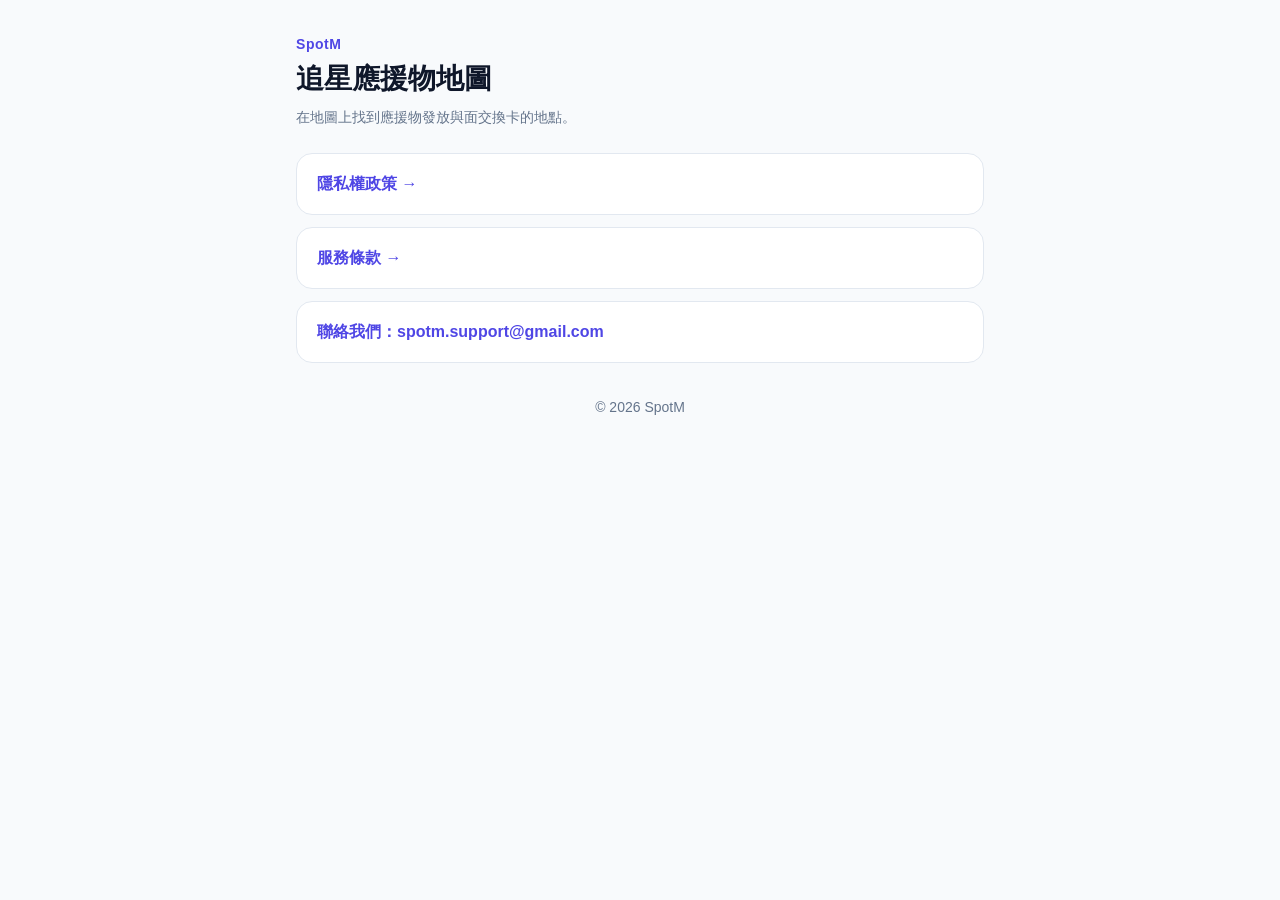
<file: index.html>
<!doctype html>
<html lang="zh-Hant-TW">
<head>
  <meta charset="utf-8">
  <meta name="viewport" content="width=device-width, initial-scale=1">
  <title>SpotM</title>
  <meta name="description" content="SpotM 追星應援物地圖：隱私權政策與服務條款">
  <link rel="stylesheet" href="style.css">
</head>
<body>
  <main>
    <header>
      <div class="brand">SpotM</div>
      <h1>追星應援物地圖</h1>
      <p class="meta">在地圖上找到應援物發放與面交換卡的地點。</p>
    </header>
    <nav class="links">
      <a href="privacy.html">隱私權政策 →</a>
      <a href="terms.html">服務條款 →</a>
      <a href="mailto:spotm.support@gmail.com">聯絡我們：spotm.support@gmail.com</a>
    </nav>
    <footer>© 2026 SpotM</footer>
  </main>
</body>
</html>
</file>
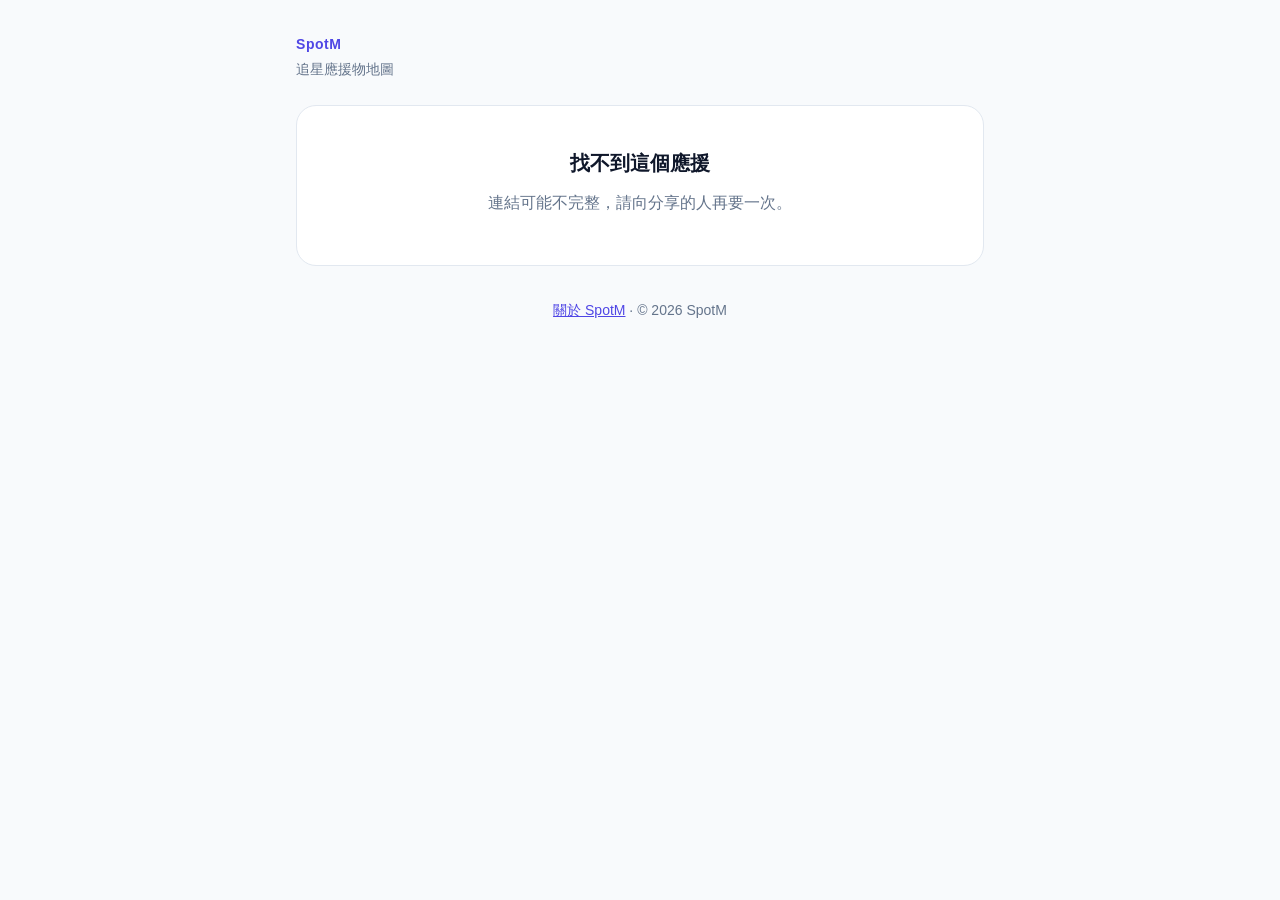
<file: p/index.html>
<!doctype html>
<html lang="zh-Hant-TW">
<head>
  <meta charset="utf-8">
  <meta name="viewport" content="width=device-width, initial-scale=1">
  <title>SpotM 應援地圖</title>
  <meta name="description" content="點開看應援物、時間地點與剩餘數量">
  <meta name="robots" content="noindex">

  <!-- 連結預覽（Threads / X / LINE / FB）：爬蟲不會執行 JS，所以每個 pin 都是同一張卡片 -->
  <meta property="og:type" content="website">
  <meta property="og:site_name" content="SpotM">
  <meta property="og:title" content="SpotM 應援地圖">
  <meta property="og:description" content="點開看應援物、時間地點與剩餘數量">
  <meta property="og:image" content="https://meishueibao.github.io/spotm-legal/og.png">
  <meta property="og:image:width" content="1200">
  <meta property="og:image:height" content="630">
  <meta name="twitter:card" content="summary_large_image">
  <meta name="twitter:title" content="SpotM 應援地圖">
  <meta name="twitter:description" content="點開看應援物、時間地點與剩餘數量">
  <meta name="twitter:image" content="https://meishueibao.github.io/spotm-legal/og.png">

  <link rel="stylesheet" href="../style.css">
  <style>
    .card {
      background: var(--card);
      border: 1px solid var(--line);
      border-radius: 20px;
      padding: 20px;
    }
    .top { display: flex; align-items: center; gap: 8px; flex-wrap: wrap; margin-bottom: 8px; }
    .badge {
      display: inline-block; font-size: 13px; font-weight: 700;
      padding: 2px 10px; border-radius: 999px; background: var(--note-bg); color: var(--accent);
    }
    .badge.gray { background: var(--line); color: var(--muted); }
    .updated { font-size: 13px; color: var(--muted); }
    .group { font-size: 26px; font-weight: 800; line-height: 1.3; margin: 0 0 4px; word-break: break-word; }
    .publisher { color: var(--muted); font-size: 15px; margin: 0 0 16px; }
    .chips { display: flex; flex-wrap: wrap; gap: 8px; margin-bottom: 16px; }
    .chip {
      border: 1px solid var(--line); border-radius: 999px; padding: 4px 12px;
      font-size: 15px; font-weight: 600;
    }
    .chip .qty { margin-left: 6px; font-weight: 800; }
    .grid { display: grid; grid-template-columns: 1fr 1fr; gap: 10px; margin-bottom: 16px; }
    .cell { background: var(--bg); border-radius: 14px; padding: 12px; min-width: 0; }
    .cell .label { font-size: 13px; color: var(--muted); }
    .cell .value { font-size: 20px; font-weight: 800; line-height: 1.3; word-break: break-word; }
    .cell .sub { font-size: 13px; color: var(--muted); }
    .row { margin: 0 0 12px; }
    .row .label { font-size: 13px; color: var(--muted); }
    .row .value { font-size: 16px; white-space: pre-wrap; word-break: break-word; }
    .notice {
      background: #fef2f2; color: #b91c1c; border-radius: 12px;
      padding: 10px 12px; font-size: 14px; margin-bottom: 16px;
    }
    .btns { display: flex; flex-direction: column; gap: 10px; margin-top: 8px; }
    .btn {
      display: block; text-align: center; text-decoration: none; font-weight: 700;
      font-size: 16px; padding: 14px; border-radius: 14px;
    }
    .btn.primary { background: #3b82f6; color: #fff; }
    .btn.secondary { background: var(--card); color: var(--accent); border: 1px solid var(--line); }
    .hint { font-size: 13px; color: var(--muted); text-align: center; margin: 4px 0 0; }
    .state { text-align: center; padding: 40px 20px; }
    .state h2 { font-size: 20px; margin-bottom: 8px; }
    .state p { color: var(--muted); }
  </style>
</head>
<body>
  <main>
    <header>
      <div class="brand">SpotM</div>
      <p class="meta">追星應援物地圖</p>
    </header>

    <div id="app" class="card state"><p>讀取中…</p></div>
    <noscript><div class="card state"><p>請開啟 JavaScript 才能查看應援資訊。</p></div></noscript>

    <footer><a href="../">關於 SpotM</a> · © 2026 SpotM</footer>
  </main>

  <script>
    // Supabase 公開金鑰（跟 App 裡的同一把，本來就是公開的；權限由 RLS 控制：
    // 訪客只讀得到還沒結束、沒過期、沒被隱藏的 pin）
    const SUPABASE_URL = 'https://ndzhixqyzdbvgkfvigjy.supabase.co';
    const SUPABASE_ANON_KEY = 'eyJhbGciOiJIUzI1NiIsInR5cCI6IkpXVCJ9.eyJpc3MiOiJzdXBhYmFzZSIsInJlZiI6Im5kemhpeHF5emRidmdrZnZpZ2p5Iiwicm9sZSI6ImFub24iLCJpYXQiOjE3OTE4ODk5MzMsImV4cCI6MjEwNzQ2NTkzM30.YS7rr27dOaxiiTtcbjL32Wu8M-oGOk9WZr2iHJVJx6I';
    const HEADERS = { apikey: SUPABASE_ANON_KEY, Authorization: 'Bearer ' + SUPABASE_ANON_KEY };
    const TYPE_LABEL = { giveaway: '現場應援', trade: '面交換卡' };
    const UUID_RE = /^[0-9a-f]{8}-[0-9a-f]{4}-[0-9a-f]{4}-[0-9a-f]{4}-[0-9a-f]{12}$/i;
    const app = document.getElementById('app');

    // ---------- 小工具（規則跟 App 的 utils/pinTime、pinDisplay 一樣） ----------

    // 台灣時間（UTC+8）的日期：回傳 YYYYMMDD 數字方便比大小
    const TAIPEI_OFFSET_MS = 8 * 3600 * 1000;
    const taipeiDayNum = (time) => {
      const t = new Date(time + TAIPEI_OFFSET_MS);
      return t.getUTCFullYear() * 10000 + (t.getUTCMonth() + 1) * 100 + t.getUTCDate();
    };
    const pinDayNum = (estimatedTime) => {
      const m = (estimatedTime || '').match(/(\d{4})[/-](\d{1,2})[/-](\d{1,2})/);
      return m ? Number(m[1]) * 10000 + Number(m[2]) * 100 + Number(m[3]) : null;
    };
    const toQty = (q) => Math.max(0, parseInt(q || '0', 10) || 0);
    const qtyColor = (n) => (n === 0 ? '#94A3B8' : n >= 30 ? '#10B981' : n >= 11 ? '#F59E0B' : '#EF4444');

    function splitTime(value) {
      if (!value) return { date: null, range: '未填寫' };
      const m = value.trim().match(/^(\d{4})[/-](\d{1,2})[/-](\d{1,2})\s*(.*)$/);
      if (!m) return { date: null, range: value };
      return { date: Number(m[2]) + '/' + Number(m[3]), range: m[4] || '整天' };
    }

    function relativeTime(updatedAt) {
      const t = new Date(updatedAt).getTime();
      if (isNaN(t)) return '';
      const mins = Math.max(0, Math.floor((Date.now() - t) / 60000));
      if (mins < 1) return '剛剛更新';
      if (mins < 60) return mins + ' 分鐘前更新';
      const hours = Math.floor(mins / 60);
      return hours < 24 ? hours + ' 小時前更新' : Math.floor(hours / 24) + ' 天前更新';
    }

    // 建立元素（一律用 textContent，使用者輸入的文字不會被當成 HTML）
    function el(tag, className, text) {
      const node = document.createElement(tag);
      if (className) node.className = className;
      if (text !== undefined) node.textContent = text;
      return node;
    }

    function showState(title, message) {
      app.className = 'card state';
      app.replaceChildren(el('h2', '', title), el('p', '', message));
    }

    async function api(path, options) {
      const res = await fetch(SUPABASE_URL + '/rest/v1/' + path, {
        ...options,
        headers: { ...HEADERS, 'Content-Type': 'application/json', ...(options && options.headers) },
      });
      if (!res.ok) throw new Error('HTTP ' + res.status);
      return res.json();
    }

    // ---------- 主程式 ----------

    async function main() {
      const id = new URLSearchParams(location.search).get('id') || '';
      if (!UUID_RE.test(id)) {
        showState('找不到這個應援', '連結可能不完整，請向分享的人再要一次。');
        return;
      }

      let pin;
      try {
        const rows = await api('pins?select=*&id=eq.' + id);
        pin = rows[0];
      } catch (e) {
        showState('讀取失敗', '請檢查網路後重新整理頁面。');
        return;
      }

      // RLS 讀不到 = 已結束 / 過期 / 被隱藏；沒有日期的 pin 跟 App 一樣，只顯示當天有更新的
      const today = taipeiDayNum(Date.now());
      const day = pin ? pinDayNum(pin.estimated_time) : null;
      const ended =
        !pin ||
        (day !== null && day < today) ||
        (day === null && taipeiDayNum(new Date(pin.updated_at).getTime()) < today);
      if (ended) {
        showState('這個應援已經結束了', '可能已發完、過期或被發布者下架。');
        return;
      }

      // 發布者暱稱（讀不到就用「追星人」）
      let publisher = '追星人';
      try {
        if (pin.user_id) {
          const names = await api('rpc/get_display_names', {
            method: 'POST',
            body: JSON.stringify({ user_ids: [pin.user_id] }),
          });
          if (names[0] && names[0].display_name) publisher = names[0].display_name;
        }
      } catch (e) { /* 暱稱失敗不影響顯示 */ }

      render(pin, publisher, day !== null && day > today);
    }

    function render(pin, publisher, isUpcoming) {
      const isGiveaway = pin.type === 'giveaway';
      const cats = pin.item_category || [];
      const qtys = pin.item_quantities || {};
      const qtyValues = Object.values(qtys);
      const total = !isGiveaway
        ? null
        : qtyValues.length > 0
          ? qtyValues.reduce((sum, q) => sum + toQty(q), 0)
          : (pin.quantity != null ? toQty(String(pin.quantity)) : null);

      document.title = (pin.group_label ? pin.group_label + ' ' : '') + TYPE_LABEL[pin.type] + '｜SpotM';
      app.className = 'card';
      app.replaceChildren();

      // 類型、預告、更新時間
      const top = el('div', 'top');
      top.append(el('span', 'badge', TYPE_LABEL[pin.type] || '應援'));
      if (isUpcoming) top.append(el('span', 'badge gray', '預告'));
      top.append(el('span', 'updated', relativeTime(pin.updated_at)));
      app.append(top);

      app.append(el('h1', 'group', pin.group_label || TYPE_LABEL[pin.type]));
      app.append(el('p', 'publisher', '發布者：' + publisher));

      if (pin.is_relocated) {
        app.append(el('div', 'notice', '⚠️ 地點已變更：' + (pin.relocation_notice || '請依最新位置前往')));
      }

      // 應援物 chips（發放類附數量）
      if (cats.length > 0) {
        const chips = el('div', 'chips');
        cats.forEach((cat) => {
          const chip = el('span', 'chip', cat);
          if (isGiveaway && qtys[cat] !== undefined) {
            const n = toQty(qtys[cat]);
            const q = el('span', 'qty', String(n));
            q.style.color = qtyColor(n);
            chip.append(q);
          }
          chips.append(chip);
        });
        app.append(chips);
      }

      // 剩餘 / 預計時間
      const grid = el('div', 'grid');
      const time = splitTime(pin.estimated_time);
      if (total !== null) {
        const cell = el('div', 'cell');
        cell.append(el('div', 'label', '剩餘'));
        const v = el('div', 'value', total > 0 ? total + ' 份' : '已發完');
        v.style.color = qtyColor(total);
        cell.append(v);
        grid.append(cell);
      }
      const timeCell = el('div', 'cell');
      timeCell.append(el('div', 'label', '預計時間' + (time.date ? '・' + time.date : '')));
      timeCell.append(el('div', 'value', time.range));
      if (total === null) timeCell.style.gridColumn = '1 / -1';
      grid.append(timeCell);
      app.append(grid);

      // 地點、領取條件
      if (pin.title) {
        const row = el('div', 'row');
        row.append(el('div', 'label', '📍 地點 / 穿著特徵'), el('div', 'value', pin.title));
        app.append(row);
      }
      const cond = el('div', 'row');
      cond.append(el('div', 'label', '🎫 領取條件'), el('div', 'value', pin.description || '無特殊說明'));
      app.append(cond);

      // 按鈕
      const btns = el('div', 'btns');
      const nav = el('a', 'btn primary', '🧭 Google 地圖導航');
      nav.href = 'https://www.google.com/maps/dir/?api=1&travelmode=walking&destination=' +
        pin.latitude + ',' + pin.longitude;
      nav.target = '_blank';
      nav.rel = 'noopener';
      const open = el('a', 'btn secondary', '用 SpotM App 開啟');
      open.href = 'spotm:///?focusId=' + encodeURIComponent(pin.id);
      btns.append(nav, open);
      app.append(btns);
      app.append(el('p', 'hint', '數量為即時資料，重新整理可看到最新數字'));
    }

    main();
  </script>
</body>
</html>
</file>
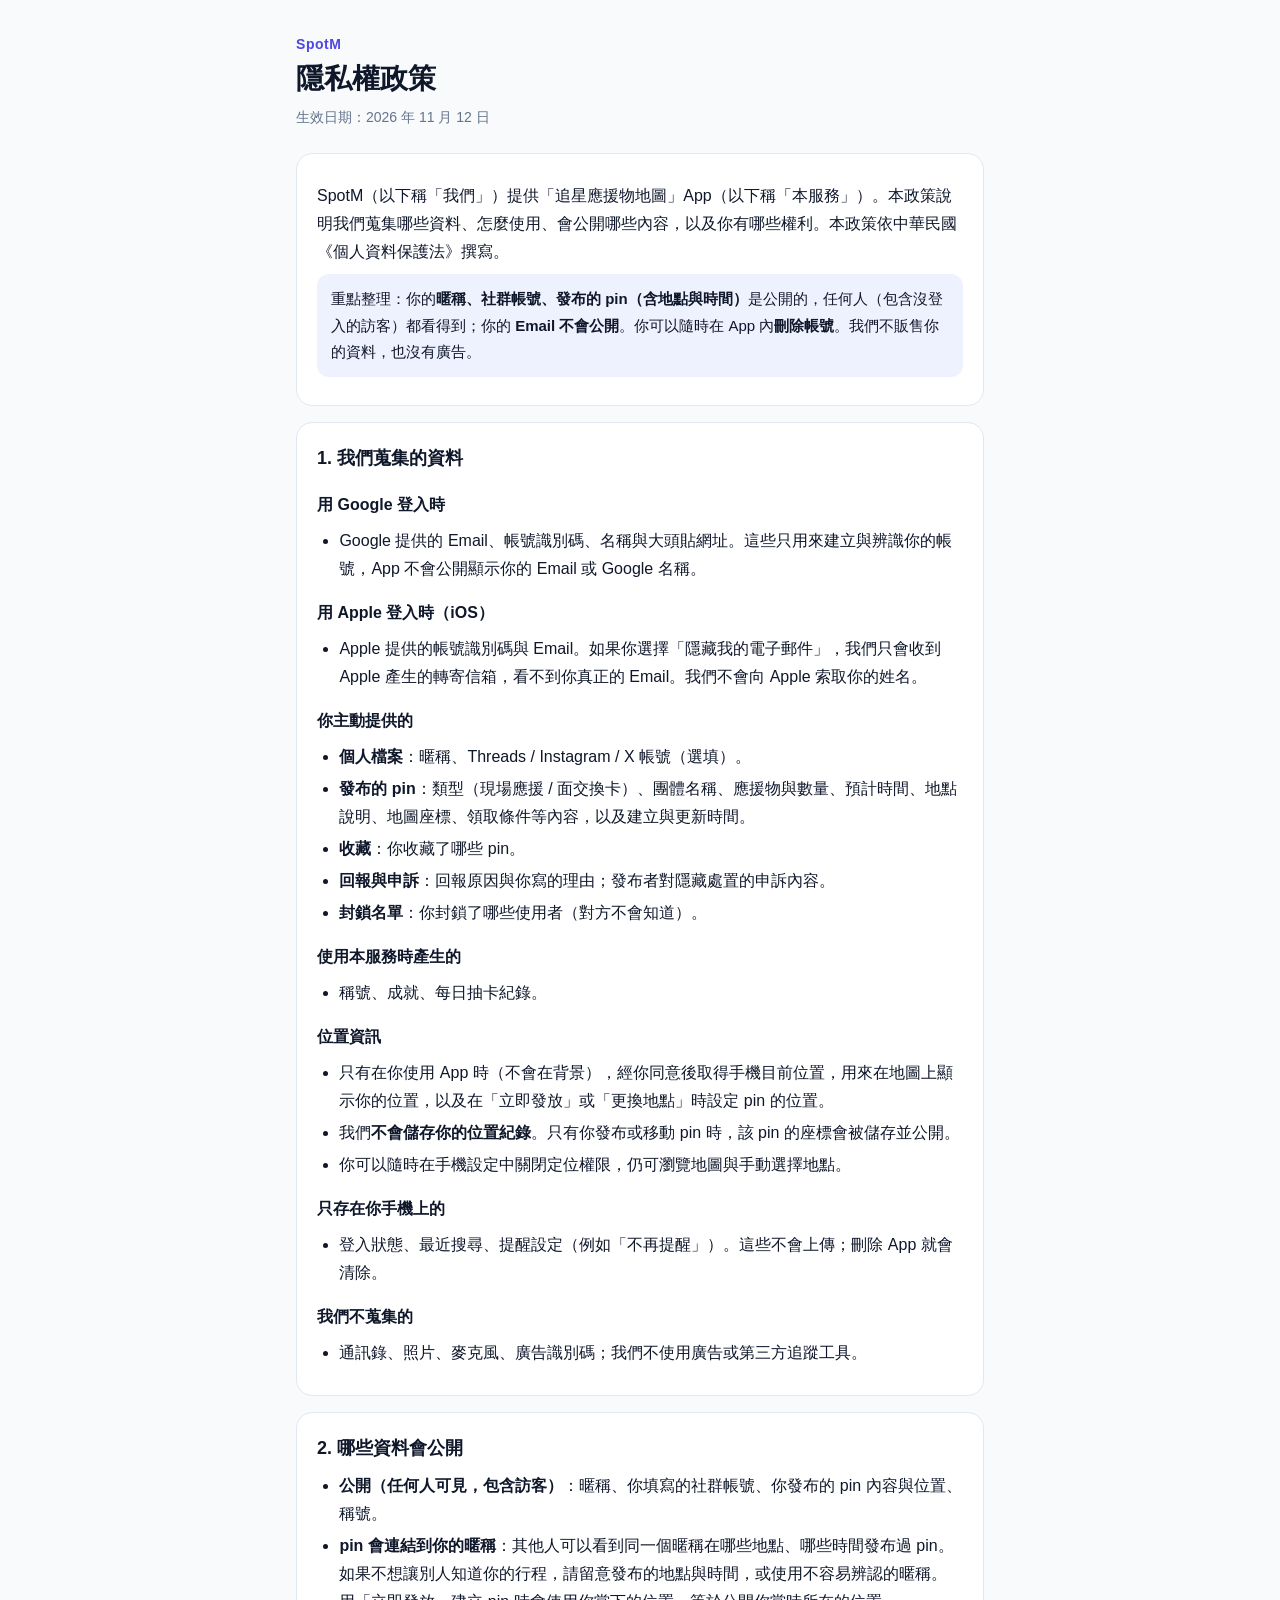
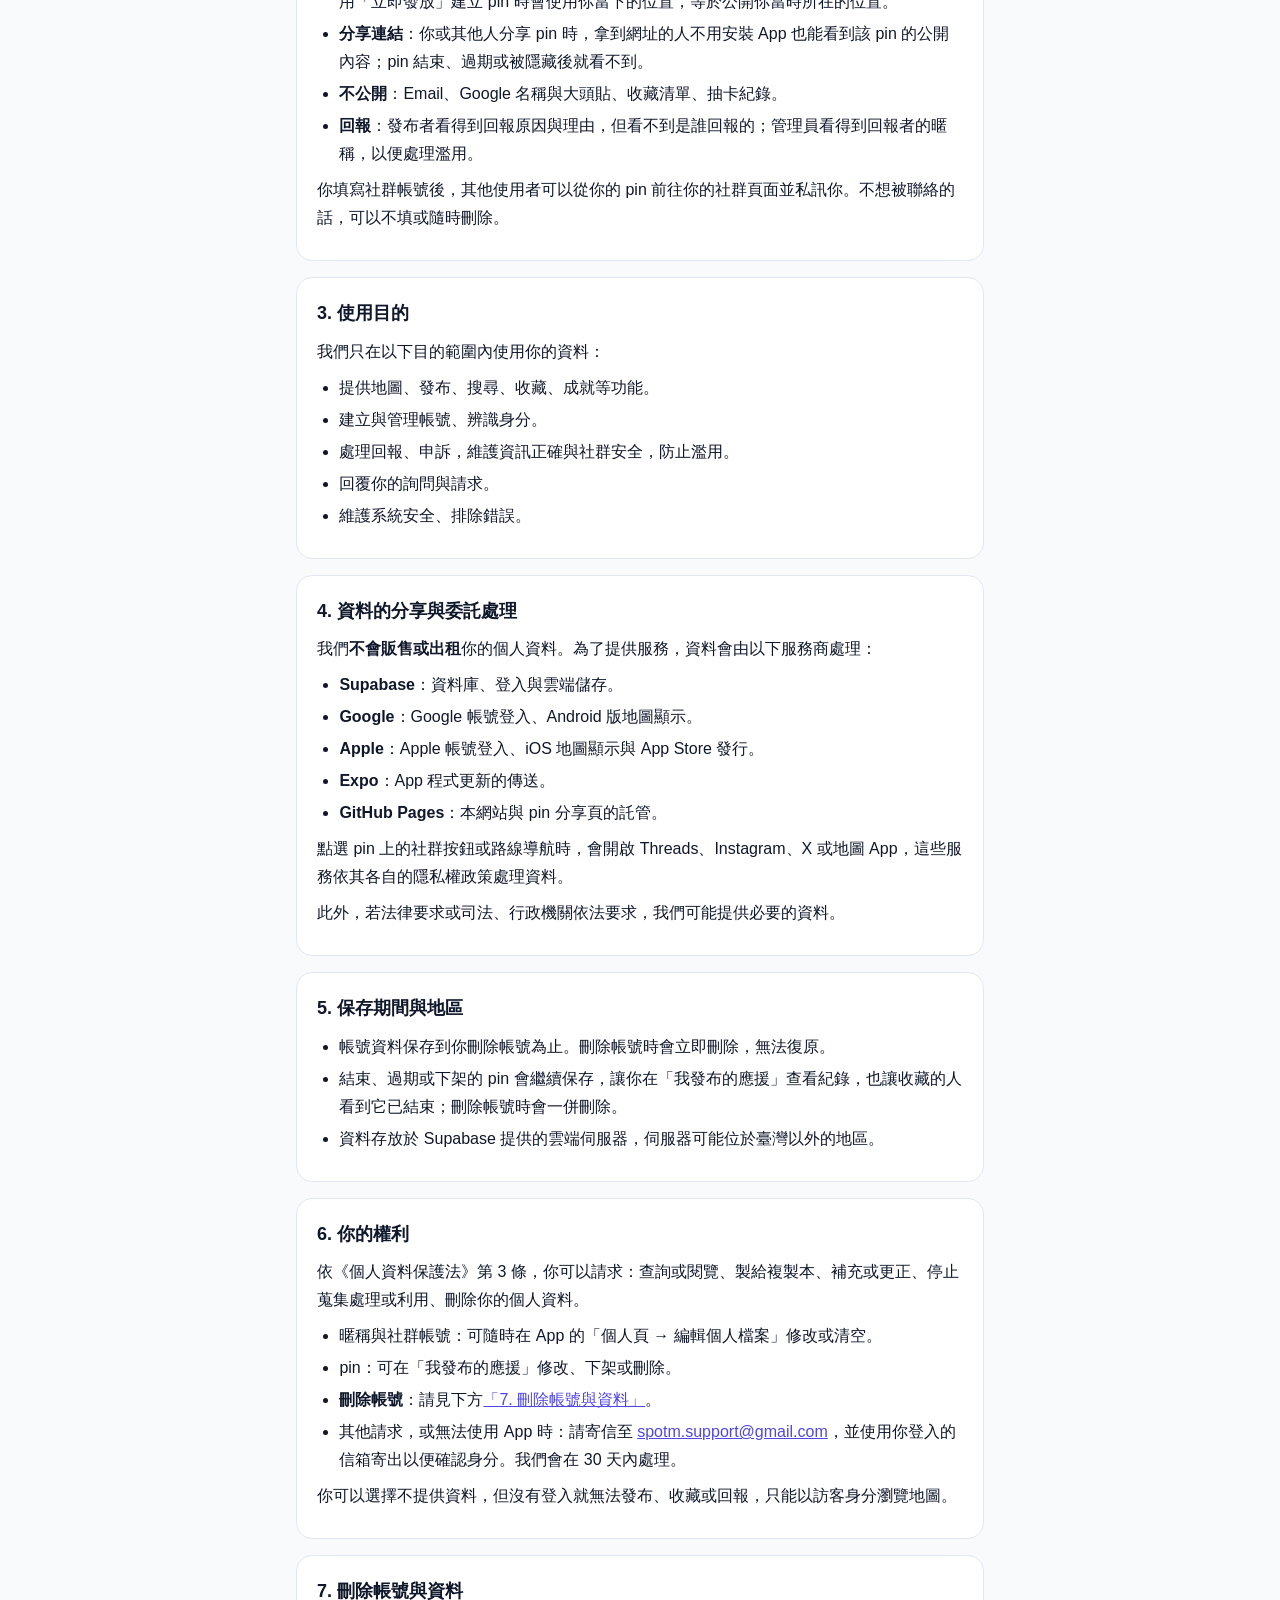
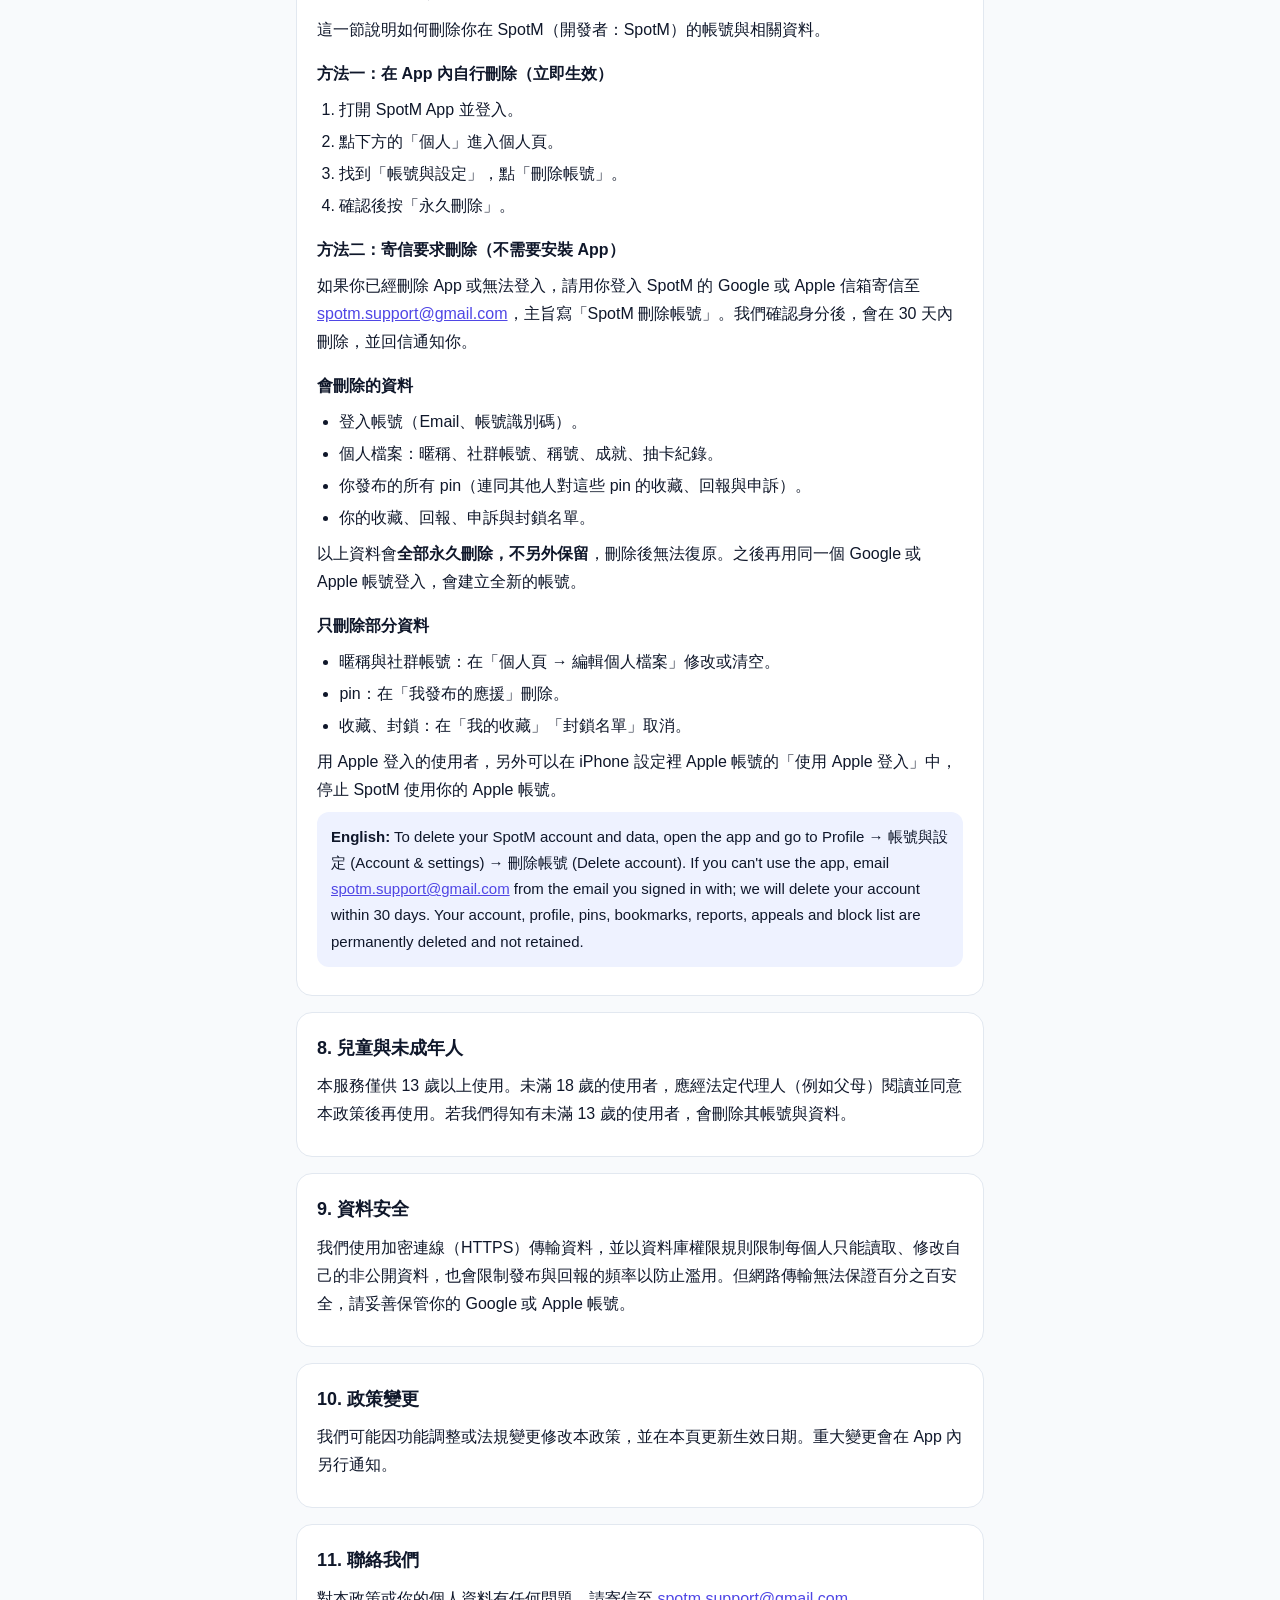
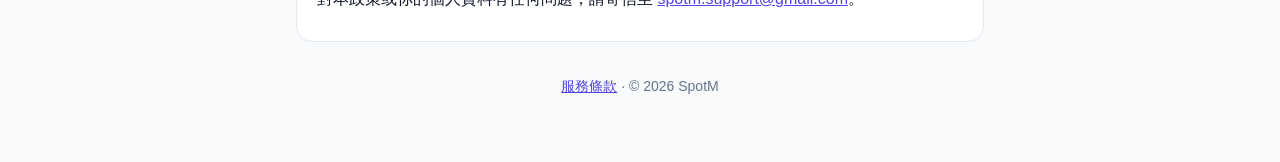
<file: privacy.html>
<!doctype html>
<html lang="zh-Hant-TW">
<head>
  <meta charset="utf-8">
  <meta name="viewport" content="width=device-width, initial-scale=1">
  <title>SpotM 隱私權政策</title>
  <meta name="description" content="SpotM 如何蒐集、使用與保護你的個人資料">
  <link rel="stylesheet" href="style.css">
</head>
<body>
  <main>
    <header>
      <div class="brand"><a href="index.html" style="text-decoration:none">SpotM</a></div>
      <h1>隱私權政策</h1>
      <p class="meta">生效日期：2026 年 11 月 12 日</p>
    </header>

    <section>
      <p>SpotM（以下稱「我們」）提供「追星應援物地圖」App（以下稱「本服務」）。本政策說明我們蒐集哪些資料、怎麼使用、會公開哪些內容，以及你有哪些權利。本政策依中華民國《個人資料保護法》撰寫。</p>
      <p class="note">重點整理：你的<strong>暱稱、社群帳號、發布的 pin（含地點與時間）</strong>是公開的，任何人（包含沒登入的訪客）都看得到；你的 <strong>Email 不會公開</strong>。你可以隨時在 App 內<strong>刪除帳號</strong>。我們不販售你的資料，也沒有廣告。</p>
    </section>

    <section>
      <h2>1. 我們蒐集的資料</h2>
      <h3>用 Google 登入時</h3>
      <ul>
        <li>Google 提供的 Email、帳號識別碼、名稱與大頭貼網址。這些只用來建立與辨識你的帳號，App 不會公開顯示你的 Email 或 Google 名稱。</li>
      </ul>
      <h3>用 Apple 登入時（iOS）</h3>
      <ul>
        <li>Apple 提供的帳號識別碼與 Email。如果你選擇「隱藏我的電子郵件」，我們只會收到 Apple 產生的轉寄信箱，看不到你真正的 Email。我們不會向 Apple 索取你的姓名。</li>
      </ul>
      <h3>你主動提供的</h3>
      <ul>
        <li><strong>個人檔案</strong>：暱稱、Threads / Instagram / X 帳號（選填）。</li>
        <li><strong>發布的 pin</strong>：類型（現場應援 / 面交換卡）、團體名稱、應援物與數量、預計時間、地點說明、地圖座標、領取條件等內容，以及建立與更新時間。</li>
        <li><strong>收藏</strong>：你收藏了哪些 pin。</li>
        <li><strong>回報與申訴</strong>：回報原因與你寫的理由；發布者對隱藏處置的申訴內容。</li>
        <li><strong>封鎖名單</strong>：你封鎖了哪些使用者（對方不會知道）。</li>
      </ul>
      <h3>使用本服務時產生的</h3>
      <ul>
        <li>稱號、成就、每日抽卡紀錄。</li>
      </ul>
      <h3>位置資訊</h3>
      <ul>
        <li>只有在你使用 App 時（不會在背景），經你同意後取得手機目前位置，用來在地圖上顯示你的位置，以及在「立即發放」或「更換地點」時設定 pin 的位置。</li>
        <li>我們<strong>不會儲存你的位置紀錄</strong>。只有你發布或移動 pin 時，該 pin 的座標會被儲存並公開。</li>
        <li>你可以隨時在手機設定中關閉定位權限，仍可瀏覽地圖與手動選擇地點。</li>
      </ul>
      <h3>只存在你手機上的</h3>
      <ul>
        <li>登入狀態、最近搜尋、提醒設定（例如「不再提醒」）。這些不會上傳；刪除 App 就會清除。</li>
      </ul>
      <h3>我們不蒐集的</h3>
      <ul>
        <li>通訊錄、照片、麥克風、廣告識別碼；我們不使用廣告或第三方追蹤工具。</li>
      </ul>
    </section>

    <section>
      <h2>2. 哪些資料會公開</h2>
      <ul>
        <li><strong>公開（任何人可見，包含訪客）</strong>：暱稱、你填寫的社群帳號、你發布的 pin 內容與位置、稱號。</li>
        <li><strong>pin 會連結到你的暱稱</strong>：其他人可以看到同一個暱稱在哪些地點、哪些時間發布過 pin。如果不想讓別人知道你的行程，請留意發布的地點與時間，或使用不容易辨認的暱稱。用「立即發放」建立 pin 時會使用你當下的位置，等於公開你當時所在的位置。</li>
        <li><strong>分享連結</strong>：你或其他人分享 pin 時，拿到網址的人不用安裝 App 也能看到該 pin 的公開內容；pin 結束、過期或被隱藏後就看不到。</li>
        <li><strong>不公開</strong>：Email、Google 名稱與大頭貼、收藏清單、抽卡紀錄。</li>
        <li><strong>回報</strong>：發布者看得到回報原因與理由，但看不到是誰回報的；管理員看得到回報者的暱稱，以便處理濫用。</li>
      </ul>
      <p>你填寫社群帳號後，其他使用者可以從你的 pin 前往你的社群頁面並私訊你。不想被聯絡的話，可以不填或隨時刪除。</p>
    </section>

    <section>
      <h2>3. 使用目的</h2>
      <p>我們只在以下目的範圍內使用你的資料：</p>
      <ul>
        <li>提供地圖、發布、搜尋、收藏、成就等功能。</li>
        <li>建立與管理帳號、辨識身分。</li>
        <li>處理回報、申訴，維護資訊正確與社群安全，防止濫用。</li>
        <li>回覆你的詢問與請求。</li>
        <li>維護系統安全、排除錯誤。</li>
      </ul>
    </section>

    <section>
      <h2>4. 資料的分享與委託處理</h2>
      <p>我們<strong>不會販售或出租</strong>你的個人資料。為了提供服務，資料會由以下服務商處理：</p>
      <ul>
        <li><strong>Supabase</strong>：資料庫、登入與雲端儲存。</li>
        <li><strong>Google</strong>：Google 帳號登入、Android 版地圖顯示。</li>
        <li><strong>Apple</strong>：Apple 帳號登入、iOS 地圖顯示與 App Store 發行。</li>
        <li><strong>Expo</strong>：App 程式更新的傳送。</li>
        <li><strong>GitHub Pages</strong>：本網站與 pin 分享頁的託管。</li>
      </ul>
      <p>點選 pin 上的社群按鈕或路線導航時，會開啟 Threads、Instagram、X 或地圖 App，這些服務依其各自的隱私權政策處理資料。</p>
      <p>此外，若法律要求或司法、行政機關依法要求，我們可能提供必要的資料。</p>
    </section>

    <section>
      <h2>5. 保存期間與地區</h2>
      <ul>
        <li>帳號資料保存到你刪除帳號為止。刪除帳號時會立即刪除，無法復原。</li>
        <li>結束、過期或下架的 pin 會繼續保存，讓你在「我發布的應援」查看紀錄，也讓收藏的人看到它已結束；刪除帳號時會一併刪除。</li>
        <li>資料存放於 Supabase 提供的雲端伺服器，伺服器可能位於臺灣以外的地區。</li>
      </ul>
    </section>

    <section>
      <h2>6. 你的權利</h2>
      <p>依《個人資料保護法》第 3 條，你可以請求：查詢或閱覽、製給複製本、補充或更正、停止蒐集處理或利用、刪除你的個人資料。</p>
      <ul>
        <li>暱稱與社群帳號：可隨時在 App 的「個人頁 → 編輯個人檔案」修改或清空。</li>
        <li>pin：可在「我發布的應援」修改、下架或刪除。</li>
        <li><strong>刪除帳號</strong>：請見下方<a href="#delete-account">「7. 刪除帳號與資料」</a>。</li>
        <li>其他請求，或無法使用 App 時：請寄信至 <a href="mailto:spotm.support@gmail.com">spotm.support@gmail.com</a>，並使用你登入的信箱寄出以便確認身分。我們會在 30 天內處理。</li>
      </ul>
      <p>你可以選擇不提供資料，但沒有登入就無法發布、收藏或回報，只能以訪客身分瀏覽地圖。</p>
    </section>

    <section id="delete-account">
      <h2>7. 刪除帳號與資料</h2>
      <p>這一節說明如何刪除你在 SpotM（開發者：SpotM）的帳號與相關資料。</p>
      <h3>方法一：在 App 內自行刪除（立即生效）</h3>
      <ol>
        <li>打開 SpotM App 並登入。</li>
        <li>點下方的「個人」進入個人頁。</li>
        <li>找到「帳號與設定」，點「刪除帳號」。</li>
        <li>確認後按「永久刪除」。</li>
      </ol>
      <h3>方法二：寄信要求刪除（不需要安裝 App）</h3>
      <p>如果你已經刪除 App 或無法登入，請用你登入 SpotM 的 Google 或 Apple 信箱寄信至 <a href="mailto:spotm.support@gmail.com?subject=SpotM%20%E5%88%AA%E9%99%A4%E5%B8%B3%E8%99%9F">spotm.support@gmail.com</a>，主旨寫「SpotM 刪除帳號」。我們確認身分後，會在 30 天內刪除，並回信通知你。</p>
      <h3>會刪除的資料</h3>
      <ul>
        <li>登入帳號（Email、帳號識別碼）。</li>
        <li>個人檔案：暱稱、社群帳號、稱號、成就、抽卡紀錄。</li>
        <li>你發布的所有 pin（連同其他人對這些 pin 的收藏、回報與申訴）。</li>
        <li>你的收藏、回報、申訴與封鎖名單。</li>
      </ul>
      <p>以上資料會<strong>全部永久刪除，不另外保留</strong>，刪除後無法復原。之後再用同一個 Google 或 Apple 帳號登入，會建立全新的帳號。</p>
      <h3>只刪除部分資料</h3>
      <ul>
        <li>暱稱與社群帳號：在「個人頁 → 編輯個人檔案」修改或清空。</li>
        <li>pin：在「我發布的應援」刪除。</li>
        <li>收藏、封鎖：在「我的收藏」「封鎖名單」取消。</li>
      </ul>
      <p>用 Apple 登入的使用者，另外可以在 iPhone 設定裡 Apple 帳號的「使用 Apple 登入」中，停止 SpotM 使用你的 Apple 帳號。</p>
      <p class="note" lang="en"><strong>English:</strong> To delete your SpotM account and data, open the app and go to Profile → 帳號與設定 (Account &amp; settings) → 刪除帳號 (Delete account). If you can't use the app, email <a href="mailto:spotm.support@gmail.com">spotm.support@gmail.com</a> from the email you signed in with; we will delete your account within 30 days. Your account, profile, pins, bookmarks, reports, appeals and block list are permanently deleted and not retained.</p>
    </section>

    <section>
      <h2>8. 兒童與未成年人</h2>
      <p>本服務僅供 13 歲以上使用。未滿 18 歲的使用者，應經法定代理人（例如父母）閱讀並同意本政策後再使用。若我們得知有未滿 13 歲的使用者，會刪除其帳號與資料。</p>
    </section>

    <section>
      <h2>9. 資料安全</h2>
      <p>我們使用加密連線（HTTPS）傳輸資料，並以資料庫權限規則限制每個人只能讀取、修改自己的非公開資料，也會限制發布與回報的頻率以防止濫用。但網路傳輸無法保證百分之百安全，請妥善保管你的 Google 或 Apple 帳號。</p>
    </section>

    <section>
      <h2>10. 政策變更</h2>
      <p>我們可能因功能調整或法規變更修改本政策，並在本頁更新生效日期。重大變更會在 App 內另行通知。</p>
    </section>

    <section>
      <h2>11. 聯絡我們</h2>
      <p>對本政策或你的個人資料有任何問題，請寄信至 <a href="mailto:spotm.support@gmail.com">spotm.support@gmail.com</a>。</p>
    </section>

    <footer><a href="terms.html">服務條款</a> · © 2026 SpotM</footer>
  </main>
</body>
</html>
</file>
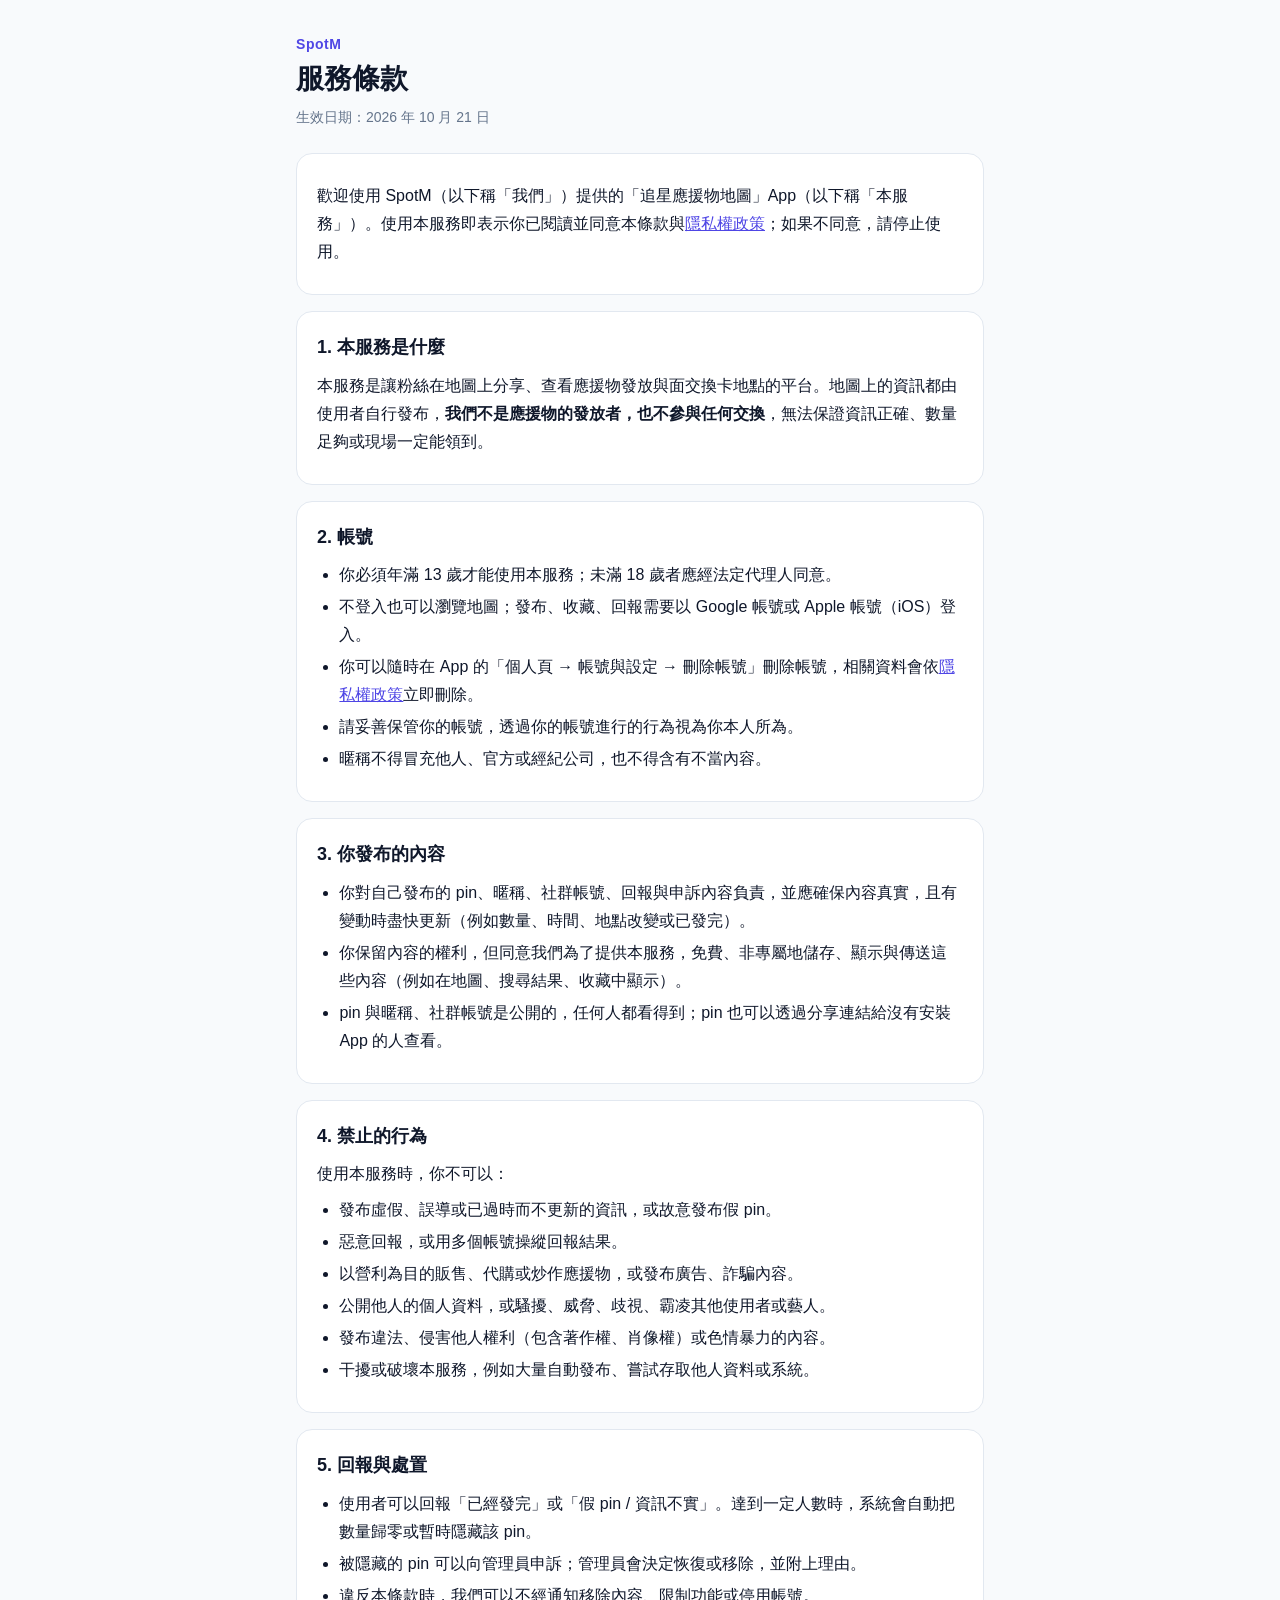
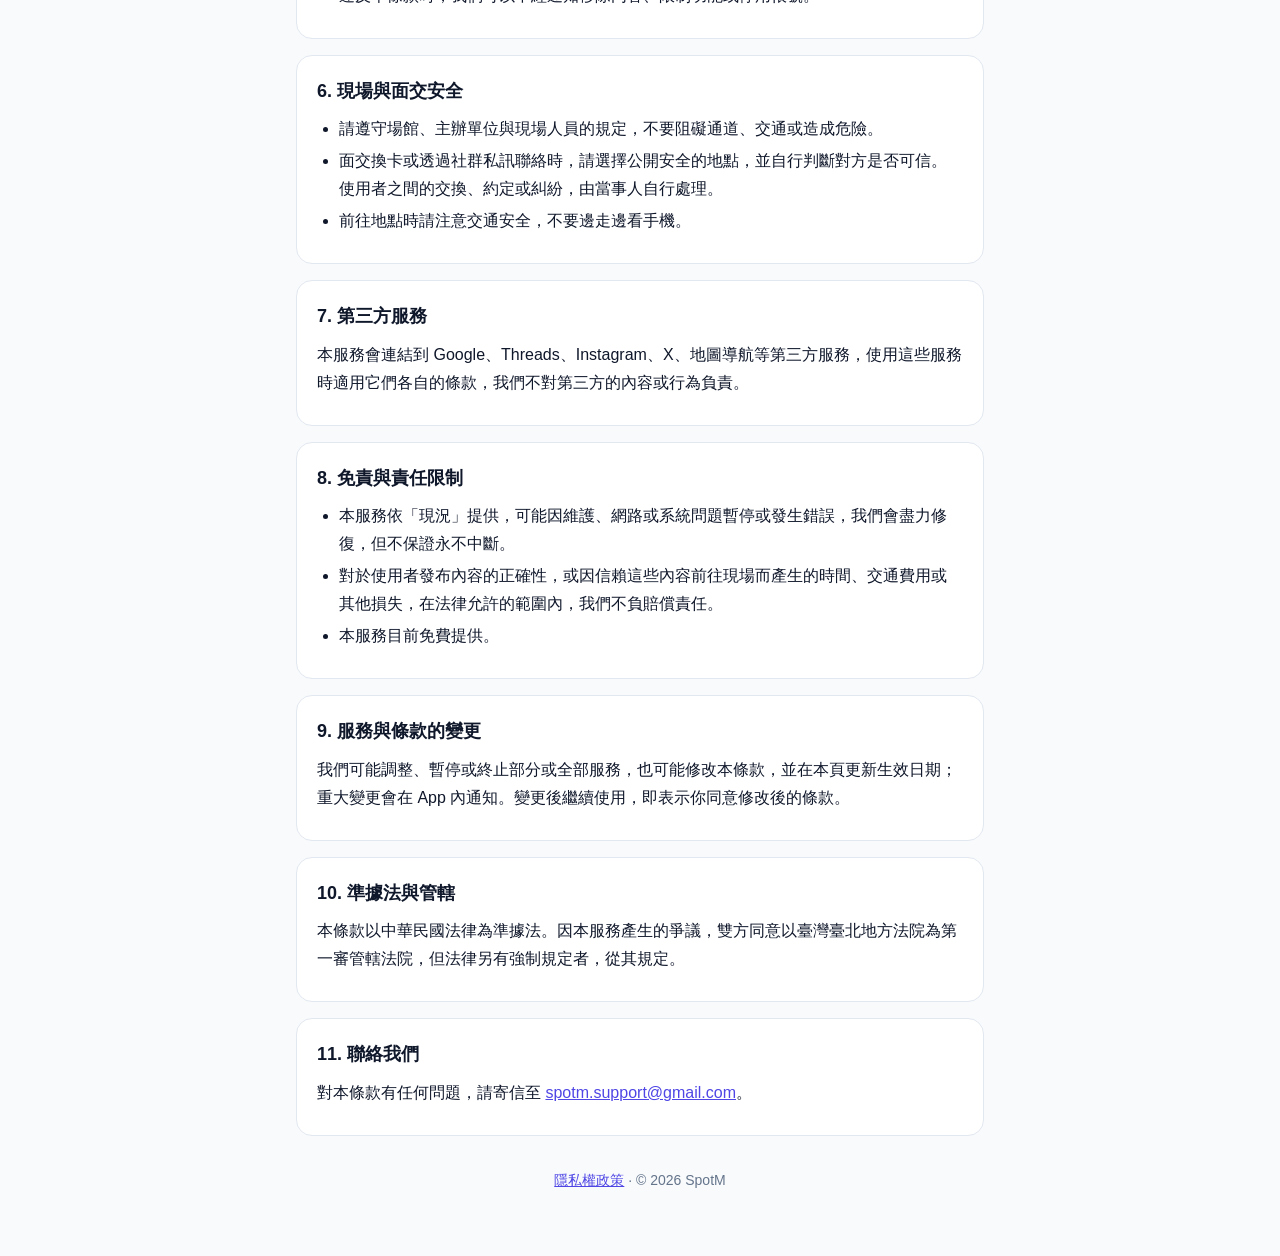
<file: terms.html>
<!doctype html>
<html lang="zh-Hant-TW">
<head>
  <meta charset="utf-8">
  <meta name="viewport" content="width=device-width, initial-scale=1, viewport-fit=cover">
  <title>SpotM 服務條款</title>
  <meta name="description" content="使用 SpotM 追星應援物地圖的規則">
  <link rel="stylesheet" href="style.css">
</head>
<body>
  <main>
    <header>
      <div class="brand"><a href="index.html" style="text-decoration:none">SpotM</a></div>
      <h1>服務條款</h1>
      <p class="meta">生效日期：2026 年 10 月 21 日</p>
    </header>

    <section>
      <p>歡迎使用 SpotM（以下稱「我們」）提供的「追星應援物地圖」App（以下稱「本服務」）。使用本服務即表示你已閱讀並同意本條款與<a href="privacy.html">隱私權政策</a>；如果不同意，請停止使用。</p>
    </section>

    <section>
      <h2>1. 本服務是什麼</h2>
      <p>本服務是讓粉絲在地圖上分享、查看應援物發放與面交換卡地點的平台。地圖上的資訊都由使用者自行發布，<strong>我們不是應援物的發放者，也不參與任何交換</strong>，無法保證資訊正確、數量足夠或現場一定能領到。</p>
    </section>

    <section>
      <h2>2. 帳號</h2>
      <ul>
        <li>你必須年滿 13 歲才能使用本服務；未滿 18 歲者應經法定代理人同意。</li>
        <li>不登入也可以瀏覽地圖；發布、收藏、回報需要以 Google 帳號或 Apple 帳號（iOS）登入。</li>
        <li>你可以隨時在 App 的「個人頁 → 帳號與設定 → 刪除帳號」刪除帳號，相關資料會依<a href="privacy.html">隱私權政策</a>立即刪除。</li>
        <li>請妥善保管你的帳號，透過你的帳號進行的行為視為你本人所為。</li>
        <li>暱稱不得冒充他人、官方或經紀公司，也不得含有不當內容。</li>
      </ul>
    </section>

    <section>
      <h2>3. 你發布的內容</h2>
      <ul>
        <li>你對自己發布的 pin、暱稱、社群帳號、回報與申訴內容負責，並應確保內容真實，且有變動時盡快更新（例如數量、時間、地點改變或已發完）。</li>
        <li>你保留內容的權利，但同意我們為了提供本服務，免費、非專屬地儲存、顯示與傳送這些內容（例如在地圖、搜尋結果、收藏中顯示）。</li>
        <li>pin 與暱稱、社群帳號是公開的，任何人都看得到；pin 也可以透過分享連結給沒有安裝 App 的人查看。</li>
      </ul>
    </section>

    <section>
      <h2>4. 禁止的行為</h2>
      <p>使用本服務時，你不可以：</p>
      <ul>
        <li>發布虛假、誤導或已過時而不更新的資訊，或故意發布假 pin。</li>
        <li>惡意回報，或用多個帳號操縱回報結果。</li>
        <li>以營利為目的販售、代購或炒作應援物，或發布廣告、詐騙內容。</li>
        <li>公開他人的個人資料，或騷擾、威脅、歧視、霸凌其他使用者或藝人。</li>
        <li>發布違法、侵害他人權利（包含著作權、肖像權）或色情暴力的內容。</li>
        <li>干擾或破壞本服務，例如大量自動發布、嘗試存取他人資料或系統。</li>
      </ul>
    </section>

    <section>
      <h2>5. 回報與處置</h2>
      <ul>
        <li>使用者可以回報「已經發完」或「假 pin / 資訊不實」。達到一定人數時，系統會自動把數量歸零或暫時隱藏該 pin。</li>
        <li>被隱藏的 pin 可以向管理員申訴；管理員會決定恢復或移除，並附上理由。</li>
        <li>違反本條款時，我們可以不經通知移除內容、限制功能或停用帳號。</li>
      </ul>
    </section>

    <section>
      <h2>6. 現場與面交安全</h2>
      <ul>
        <li>請遵守場館、主辦單位與現場人員的規定，不要阻礙通道、交通或造成危險。</li>
        <li>面交換卡或透過社群私訊聯絡時，請選擇公開安全的地點，並自行判斷對方是否可信。使用者之間的交換、約定或糾紛，由當事人自行處理。</li>
        <li>前往地點時請注意交通安全，不要邊走邊看手機。</li>
      </ul>
    </section>

    <section>
      <h2>7. 第三方服務</h2>
      <p>本服務會連結到 Google、Threads、Instagram、X、地圖導航等第三方服務，使用這些服務時適用它們各自的條款，我們不對第三方的內容或行為負責。</p>
    </section>

    <section>
      <h2>8. 免責與責任限制</h2>
      <ul>
        <li>本服務依「現況」提供，可能因維護、網路或系統問題暫停或發生錯誤，我們會盡力修復，但不保證永不中斷。</li>
        <li>對於使用者發布內容的正確性，或因信賴這些內容前往現場而產生的時間、交通費用或其他損失，在法律允許的範圍內，我們不負賠償責任。</li>
        <li>本服務目前免費提供。</li>
      </ul>
    </section>

    <section>
      <h2>9. 服務與條款的變更</h2>
      <p>我們可能調整、暫停或終止部分或全部服務，也可能修改本條款，並在本頁更新生效日期；重大變更會在 App 內通知。變更後繼續使用，即表示你同意修改後的條款。</p>
    </section>

    <section>
      <h2>10. 準據法與管轄</h2>
      <p>本條款以中華民國法律為準據法。因本服務產生的爭議，雙方同意以臺灣臺北地方法院為第一審管轄法院，但法律另有強制規定者，從其規定。</p>
    </section>

    <section>
      <h2>11. 聯絡我們</h2>
      <p>對本條款有任何問題，請寄信至 <a href="mailto:spotm.support@gmail.com">spotm.support@gmail.com</a>。</p>
    </section>

    <footer><a href="privacy.html">隱私權政策</a> · © 2026 SpotM</footer>
  </main>
</body>
</html>
</file>
<file: style.css>
:root {
  --bg: #f8fafc;
  --card: #ffffff;
  --text: #0f172a;
  --muted: #64748b;
  --line: #e2e8f0;
  --accent: #4f46e5;
  --note-bg: #eef2ff;
}
@media (prefers-color-scheme: dark) {
  :root {
    --bg: #0b1120;
    --card: #111827;
    --text: #e5e7eb;
    --muted: #94a3b8;
    --line: #1f2937;
    --accent: #a5b4fc;
    --note-bg: #1e1b4b;
  }
}
* { box-sizing: border-box; }
html { -webkit-text-size-adjust: 100%; }
body {
  margin: 0;
  background: var(--bg);
  color: var(--text);
  font-family: -apple-system, BlinkMacSystemFont, "PingFang TC", "Noto Sans TC", "Microsoft JhengHei", sans-serif;
  font-size: 16px;
  line-height: 1.75;
}
main {
  max-width: 720px;
  margin: 0 auto;
  padding: 32px 16px 64px;
}
header { margin-bottom: 24px; }
.brand { font-size: 14px; font-weight: 700; color: var(--accent); letter-spacing: 0.04em; }
h1 { font-size: 28px; line-height: 1.3; margin: 4px 0 8px; }
.meta { color: var(--muted); font-size: 14px; margin: 0; }
section {
  background: var(--card);
  border: 1px solid var(--line);
  border-radius: 16px;
  padding: 20px;
  margin-bottom: 16px;
}
h2 { font-size: 18px; margin: 0 0 8px; }
h3 { font-size: 16px; margin: 16px 0 4px; }
p { margin: 8px 0; }
ul, ol { margin: 8px 0; padding-left: 1.4em; }
li { margin: 4px 0; }
a { color: var(--accent); }
.note {
  background: var(--note-bg);
  border-radius: 12px;
  padding: 12px 14px;
  font-size: 15px;
}
nav.links { display: flex; flex-direction: column; gap: 12px; }
nav.links a {
  display: block;
  background: var(--card);
  border: 1px solid var(--line);
  border-radius: 16px;
  padding: 16px 20px;
  font-weight: 700;
  text-decoration: none;
}
footer { color: var(--muted); font-size: 14px; text-align: center; margin-top: 32px; }
</file>
